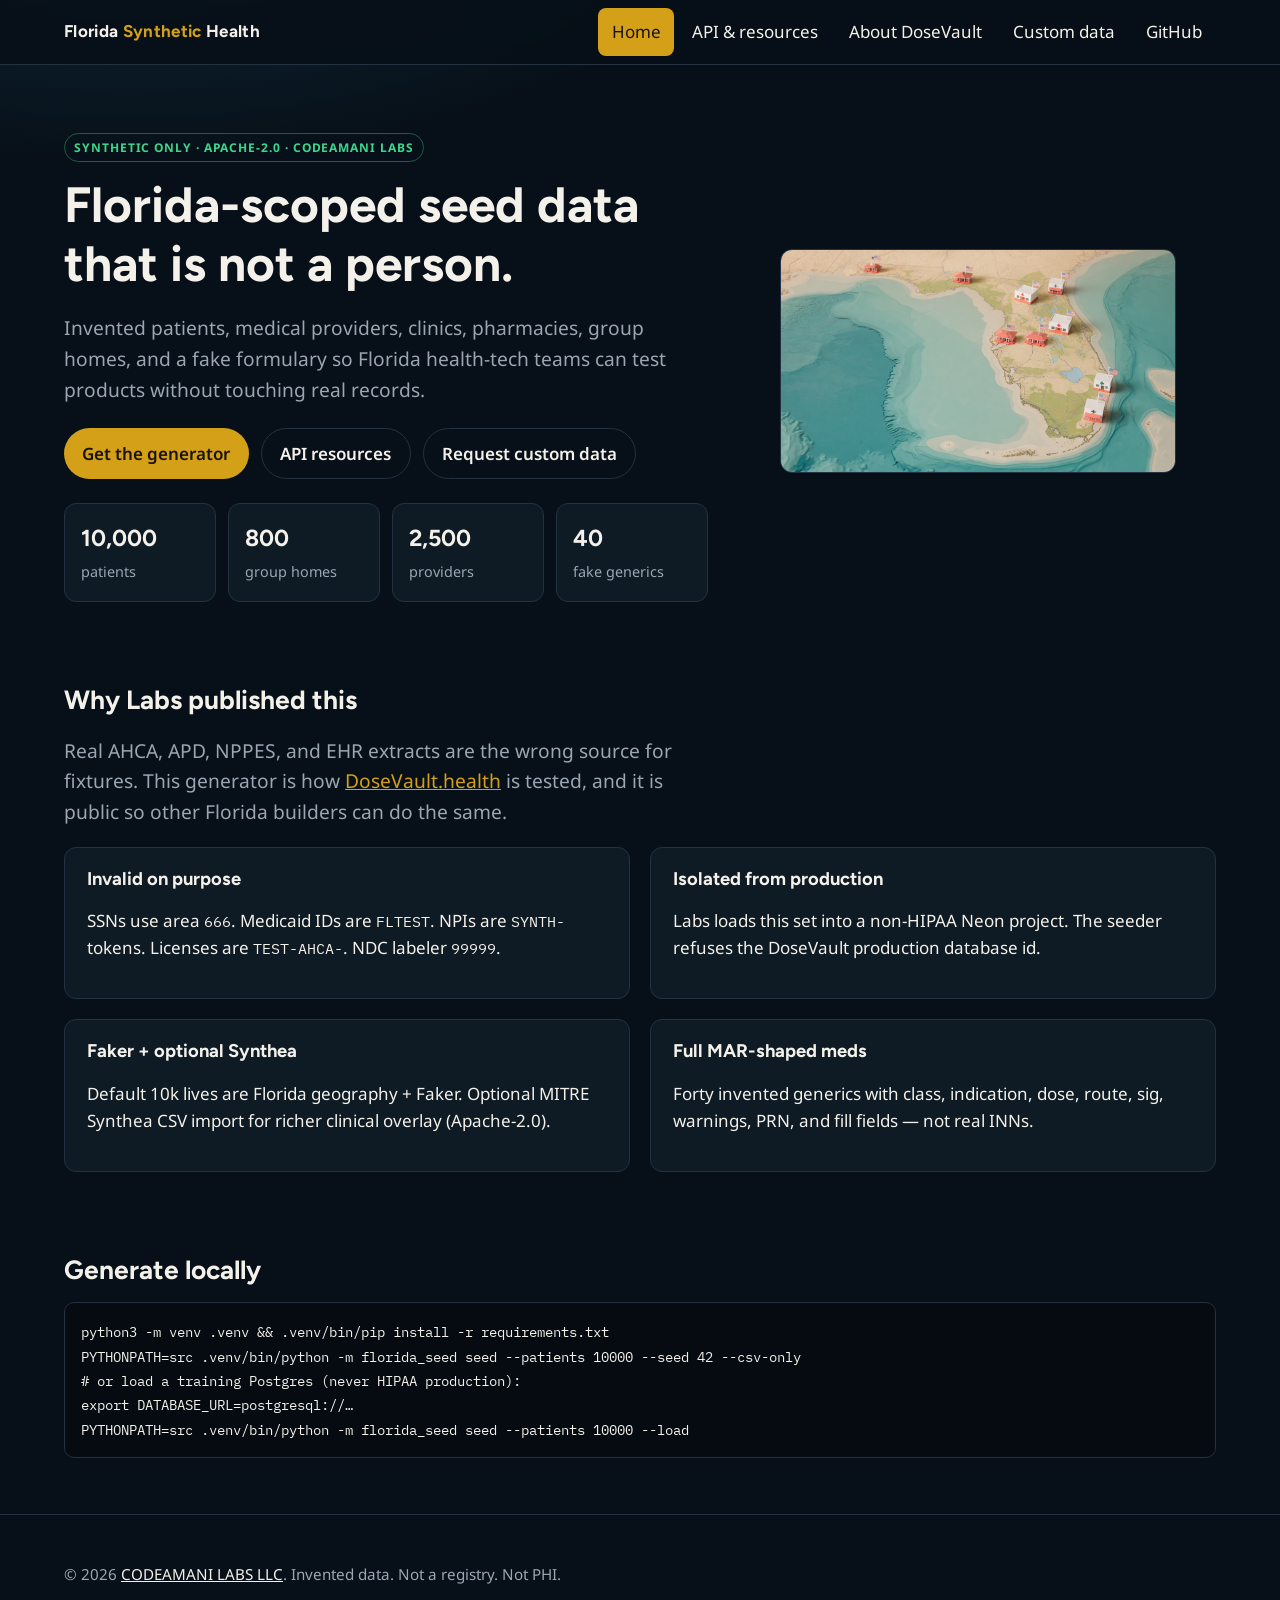
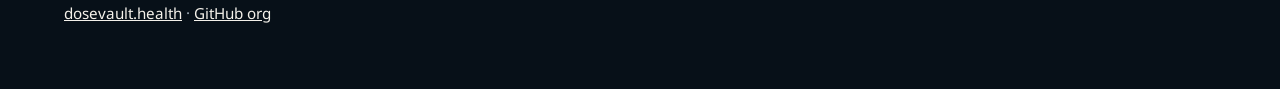
<file: site/index.html>
<!DOCTYPE html>
<html lang="en">
<head>
  <meta charset="utf-8">
  <meta name="viewport" content="width=device-width, initial-scale=1">
  <title>Florida Synthetic Health — CODEAMANI LABS</title>
  <meta name="description" content="Public, invented Florida patients, providers, clinics, pharmacies, group homes, and a fake formulary for software testing. Not PHI.">
  <link rel="canonical" href="https://codeamani-labs.github.io/florida-synthetic-health/">
  <link rel="preconnect" href="https://fonts.googleapis.com">
  <link rel="preconnect" href="https://fonts.gstatic.com" crossorigin>
  <link href="https://fonts.googleapis.com/css2?family=Figtree:wght@500;600;700&family=IBM+Plex+Mono:wght@400;500&family=Noto+Sans:wght@400;500;700&display=swap" rel="stylesheet">
  <link rel="stylesheet" href="assets/styles.css">
</head>
<body>
  <a class="skip" href="#main">Skip to content</a>
  <header class="site">
    <div class="wrap nav">
      <a class="brand" href="./">Florida <span>Synthetic</span> Health</a>
      <nav aria-label="Primary">
        <ul class="nav-links">
          <li><a href="./" aria-current="page">Home</a></li>
          <li><a href="api/">API &amp; resources</a></li>
          <li><a href="about/">About DoseVault</a></li>
          <li><a href="contact/">Custom data</a></li>
          <li><a href="https://github.com/codeAmani-Labs/florida-synthetic-health">GitHub</a></li>
        </ul>
      </nav>
    </div>
  </header>
  <main id="main" class="wrap">
    <section class="hero">
      <div>
        <p class="badge">Synthetic only · Apache-2.0 · codeAmani Labs</p>
        <h1>Florida-scoped seed data that is not a person.</h1>
        <p class="lede">Invented patients, medical providers, clinics, pharmacies, group homes, and a fake formulary so Florida health-tech teams can test products without touching real records.</p>
        <div class="actions">
          <a class="btn btn-primary" href="https://github.com/codeAmani-Labs/florida-synthetic-health">Get the generator</a>
          <a class="btn btn-ghost" href="api/">API resources</a>
          <a class="btn btn-ghost" href="contact/">Request custom data</a>
        </div>
        <div class="metrics" aria-label="Default seed counts">
          <div class="metric"><b>10,000</b><span>patients</span></div>
          <div class="metric"><b>800</b><span>group homes</span></div>
          <div class="metric"><b>2,500</b><span>providers</span></div>
          <div class="metric"><b>40</b><span>fake generics</span></div>
        </div>
      </div>
      <figure class="hero-art">
        <img src="assets/hero.jpg" width="1200" height="675" alt="Cartographic diorama of Florida with diagrammatic clinics and homes, not real addresses">
      </figure>
    </section>

    <section>
      <h2>Why Labs published this</h2>
      <p class="lede">Real AHCA, APD, NPPES, and EHR extracts are the wrong source for fixtures. This generator is how <a href="about/">DoseVault.health</a> is tested, and it is public so other Florida builders can do the same.</p>
      <div class="grid-2" style="margin-top:1.2rem">
        <article class="card">
          <h3>Invalid on purpose</h3>
          <p>SSNs use area <code>666</code>. Medicaid IDs are <code>FLTEST</code>. NPIs are <code>SYNTH-</code> tokens. Licenses are <code>TEST-AHCA-</code>. NDC labeler <code>99999</code>.</p>
        </article>
        <article class="card">
          <h3>Isolated from production</h3>
          <p>Labs loads this set into a non-HIPAA Neon project. The seeder refuses the DoseVault production database id.</p>
        </article>
        <article class="card">
          <h3>Faker + optional Synthea</h3>
          <p>Default 10k lives are Florida geography + Faker. Optional MITRE Synthea CSV import for richer clinical overlay (Apache-2.0).</p>
        </article>
        <article class="card">
          <h3>Full MAR-shaped meds</h3>
          <p>Forty invented generics with class, indication, dose, route, sig, warnings, PRN, and fill fields — not real INNs.</p>
        </article>
      </div>
    </section>

    <section>
      <h2>Generate locally</h2>
<pre><code>python3 -m venv .venv &amp;&amp; .venv/bin/pip install -r requirements.txt
PYTHONPATH=src .venv/bin/python -m florida_seed seed --patients 10000 --seed 42 --csv-only
# or load a training Postgres (never HIPAA production):
export DATABASE_URL=postgresql://…
PYTHONPATH=src .venv/bin/python -m florida_seed seed --patients 10000 --load</code></pre>
    </section>
  </main>
  <footer class="site">
    <div class="wrap">
      <p>© 2026 <a href="https://codeamanilabs.org">CODEAMANI LABS LLC</a>. Invented data. Not a registry. Not PHI.</p>
      <p><a href="https://dosevault.health">dosevault.health</a> · <a href="https://github.com/codeAmani-Labs">GitHub org</a></p>
    </div>
  </footer>
</body>
</html>
</file>
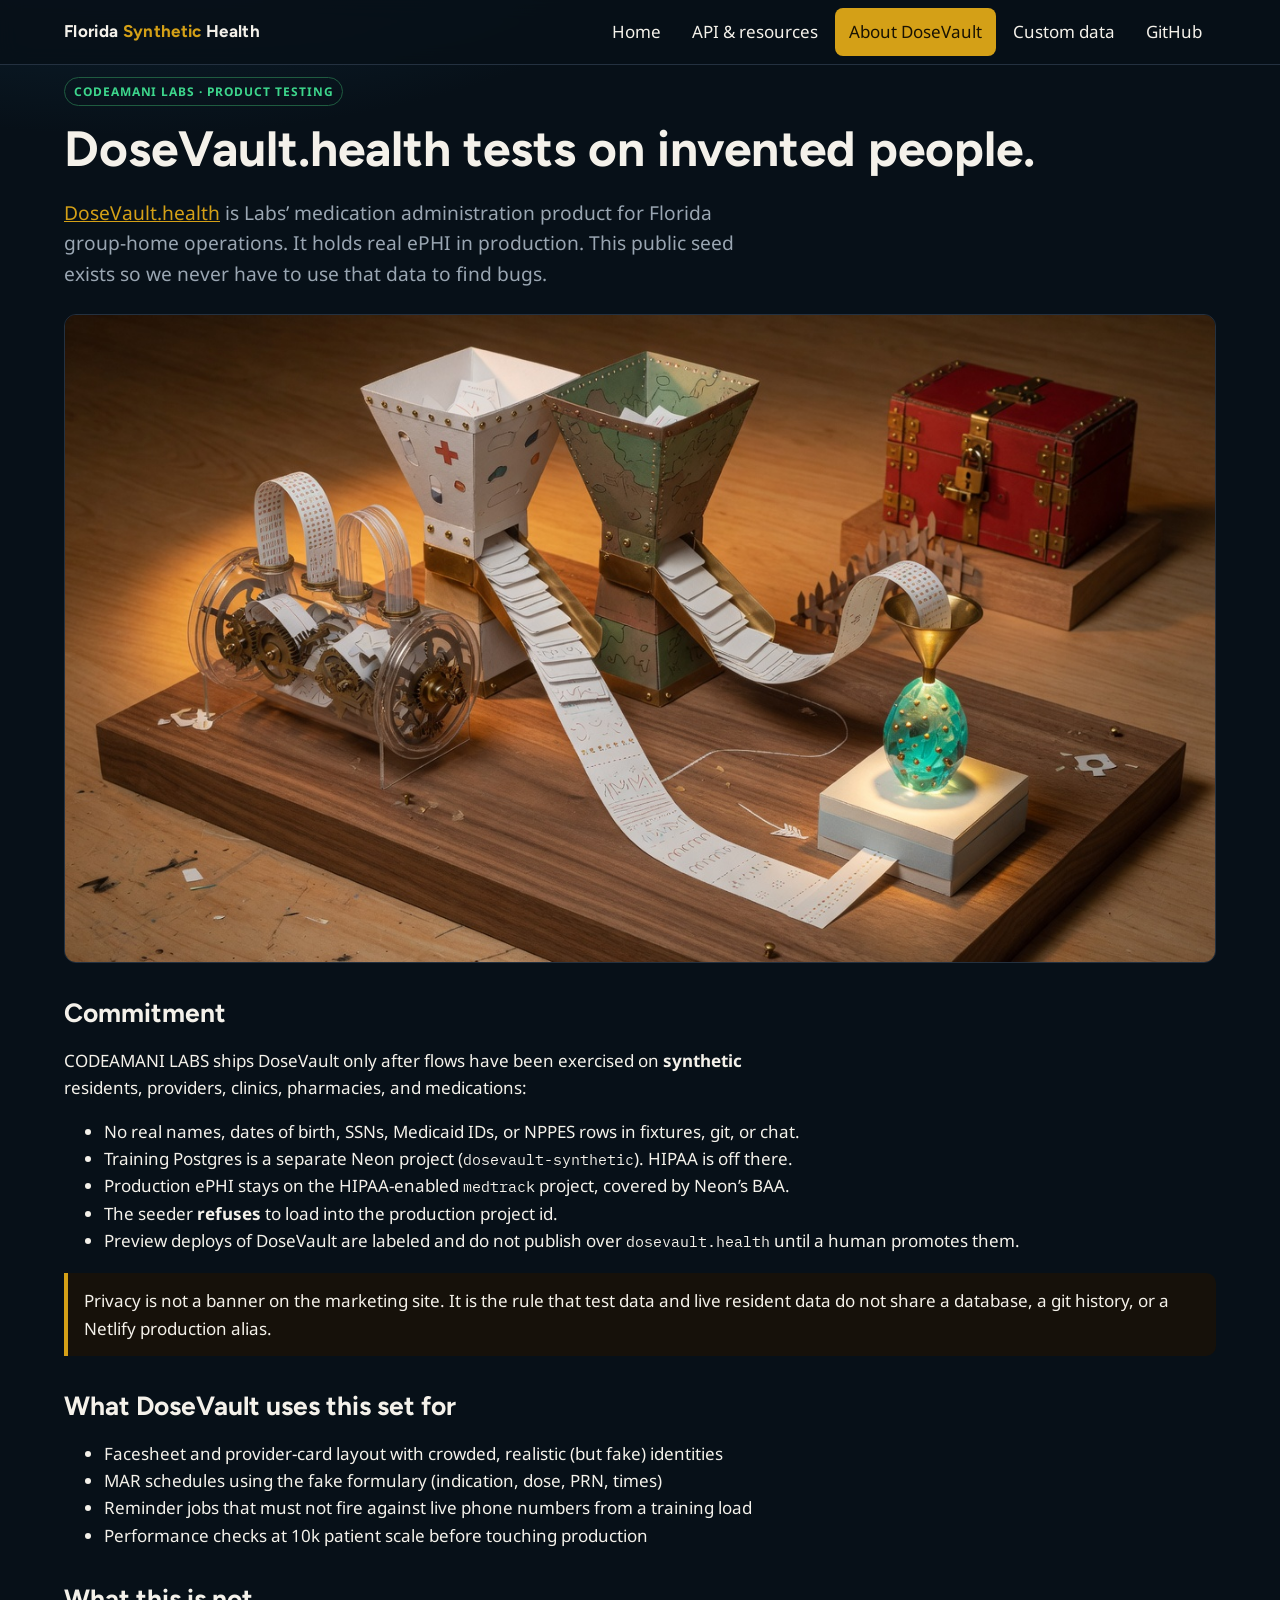
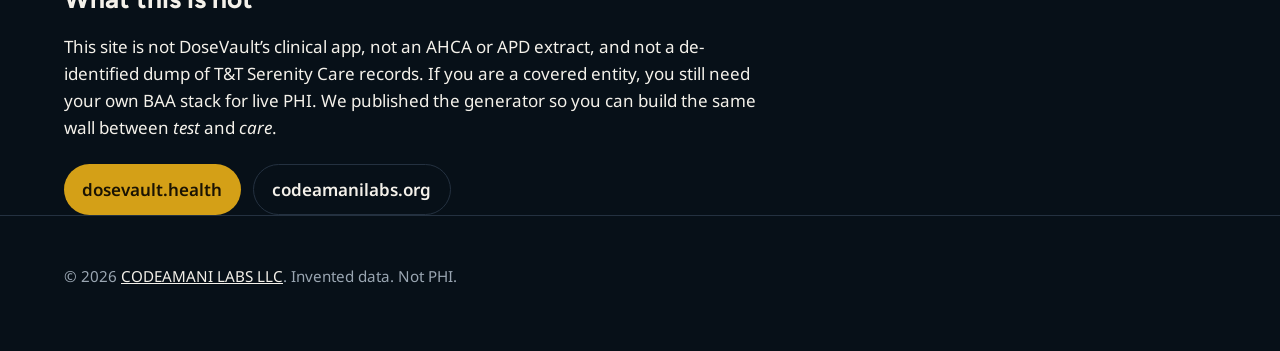
<file: site/about/index.html>
<!DOCTYPE html>
<html lang="en">
<head>
  <meta charset="utf-8">
  <meta name="viewport" content="width=device-width, initial-scale=1">
  <title>About DoseVault.health — Florida Synthetic Health</title>
  <meta name="description" content="How DoseVault.health uses Florida synthetic seed data to test products without exposing real resident information.">
  <link rel="canonical" href="https://codeamani-labs.github.io/florida-synthetic-health/about/">
  <link rel="preconnect" href="https://fonts.googleapis.com">
  <link rel="preconnect" href="https://fonts.gstatic.com" crossorigin>
  <link href="https://fonts.googleapis.com/css2?family=Figtree:wght@500;600;700&family=IBM+Plex+Mono:wght@400;500&family=Noto+Sans:wght@400;500;700&display=swap" rel="stylesheet">
  <link rel="stylesheet" href="../assets/styles.css">
</head>
<body>
  <a class="skip" href="#main">Skip to content</a>
  <header class="site">
    <div class="wrap nav">
      <a class="brand" href="../">Florida <span>Synthetic</span> Health</a>
      <nav aria-label="Primary">
        <ul class="nav-links">
          <li><a href="../">Home</a></li>
          <li><a href="../api/">API &amp; resources</a></li>
          <li><a href="./" aria-current="page">About DoseVault</a></li>
          <li><a href="../contact/">Custom data</a></li>
          <li><a href="https://github.com/codeAmani-Labs/florida-synthetic-health">GitHub</a></li>
        </ul>
      </nav>
    </div>
  </header>
  <main id="main" class="wrap prose">
    <p class="badge">CODEAMANI LABS · product testing</p>
    <h1>DoseVault.health tests on invented people.</h1>
    <p class="lede"><a href="https://dosevault.health">DoseVault.health</a> is Labs’ medication administration product for Florida group-home operations. It holds real ePHI in production. This public seed exists so we never have to use that data to find bugs.</p>
    <figure class="hero-art" style="margin:1.5rem 0">
      <img src="../assets/pipeline.jpg" width="1200" height="675" alt="Diagrammatic pipeline: generators feed an isolated training database, not the production vault">
    </figure>

    <h2>Commitment</h2>
    <p>CODEAMANI LABS ships DoseVault only after flows have been exercised on <strong>synthetic</strong> residents, providers, clinics, pharmacies, and medications:</p>
    <ul>
      <li>No real names, dates of birth, SSNs, Medicaid IDs, or NPPES rows in fixtures, git, or chat.</li>
      <li>Training Postgres is a separate Neon project (<code>dosevault-synthetic</code>). HIPAA is off there.</li>
      <li>Production ePHI stays on the HIPAA-enabled <code>medtrack</code> project, covered by Neon’s BAA.</li>
      <li>The seeder <strong>refuses</strong> to load into the production project id.</li>
      <li>Preview deploys of DoseVault are labeled and do not publish over <code>dosevault.health</code> until a human promotes them.</li>
    </ul>
    <div class="callout">
      Privacy is not a banner on the marketing site. It is the rule that test data and live resident data do not share a database, a git history, or a Netlify production alias.
    </div>

    <h2>What DoseVault uses this set for</h2>
    <ul>
      <li>Facesheet and provider-card layout with crowded, realistic (but fake) identities</li>
      <li>MAR schedules using the fake formulary (indication, dose, PRN, times)</li>
      <li>Reminder jobs that must not fire against live phone numbers from a training load</li>
      <li>Performance checks at 10k patient scale before touching production</li>
    </ul>

    <h2>What this is not</h2>
    <p>This site is not DoseVault’s clinical app, not an AHCA or APD extract, and not a de-identified dump of T&amp;T Serenity Care records. If you are a covered entity, you still need your own BAA stack for live PHI. We published the generator so you can build the same wall between <em>test</em> and <em>care</em>.</p>

    <div class="actions">
      <a class="btn btn-primary" href="https://dosevault.health">dosevault.health</a>
      <a class="btn btn-ghost" href="https://codeamanilabs.org">codeamanilabs.org</a>
    </div>
  </main>
  <footer class="site">
    <div class="wrap">
      <p>© 2026 <a href="https://codeamanilabs.org">CODEAMANI LABS LLC</a>. Invented data. Not PHI.</p>
    </div>
  </footer>
</body>
</html>
</file>
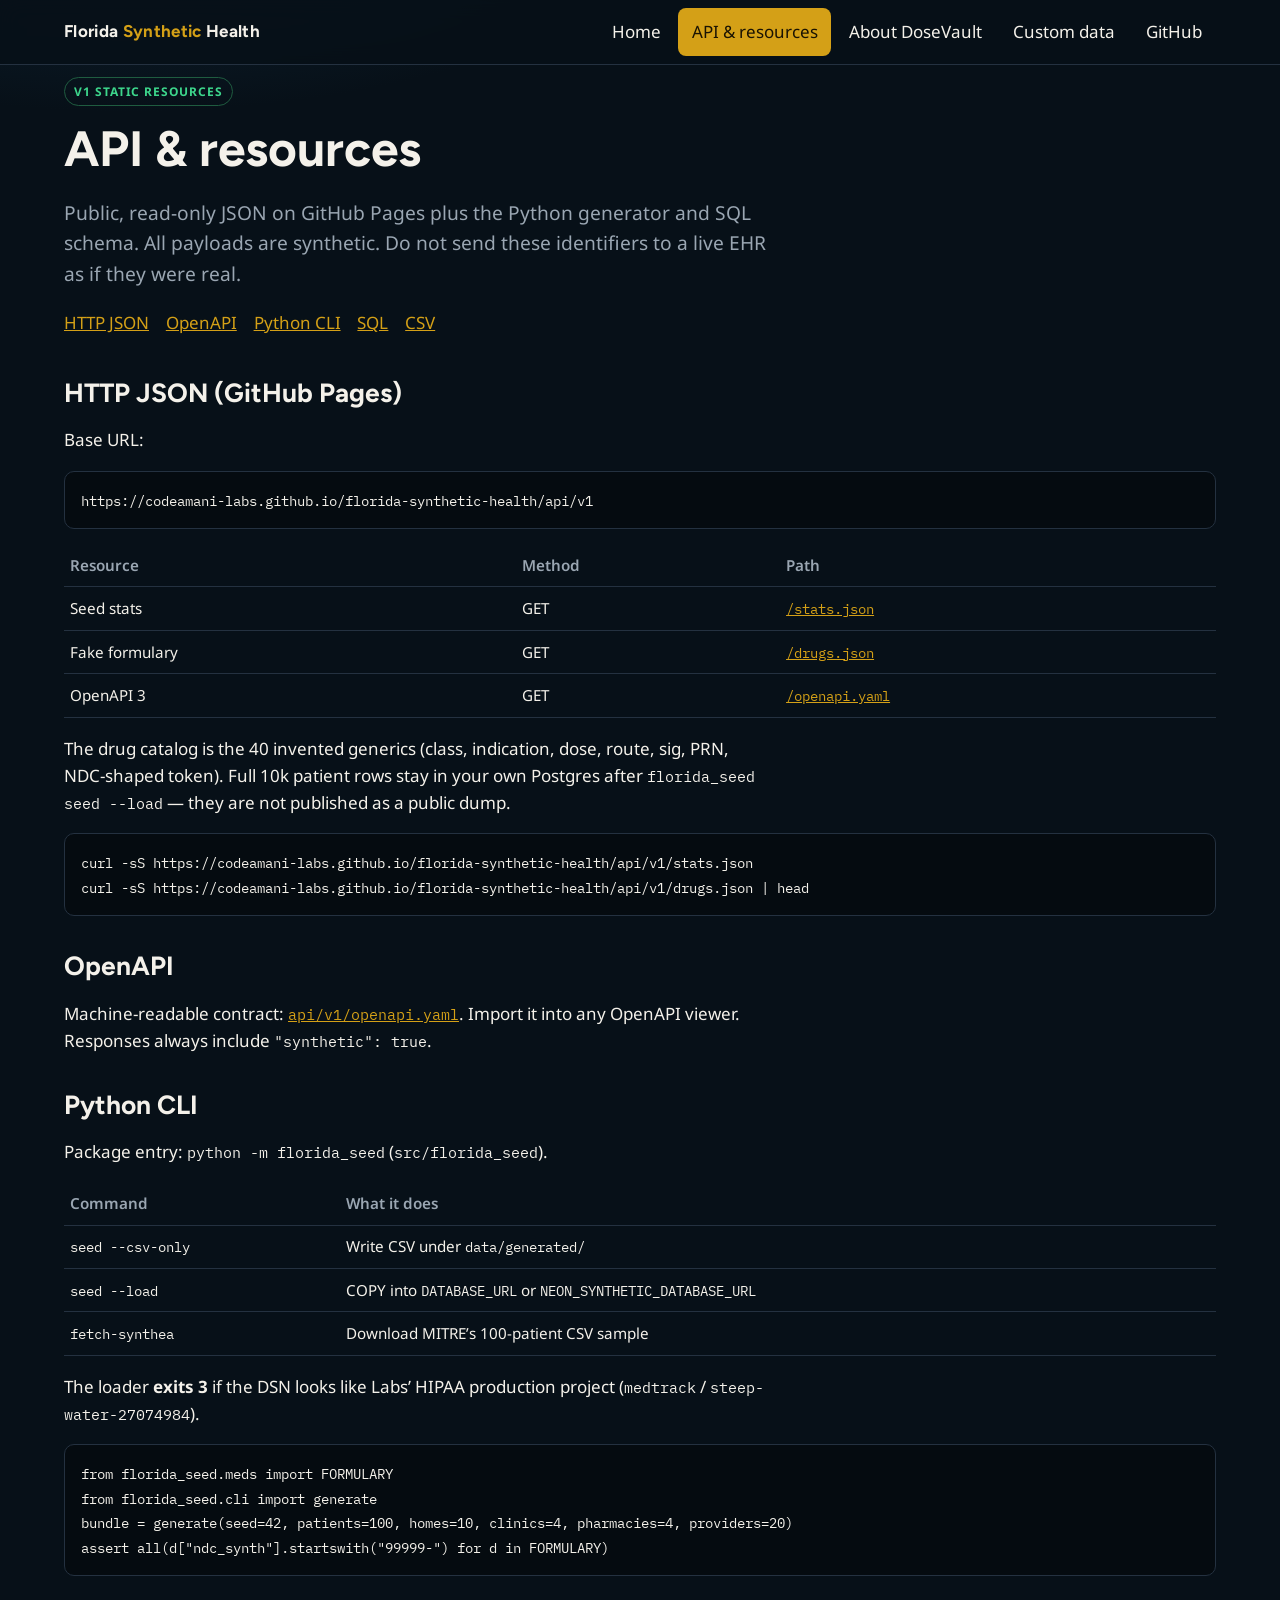
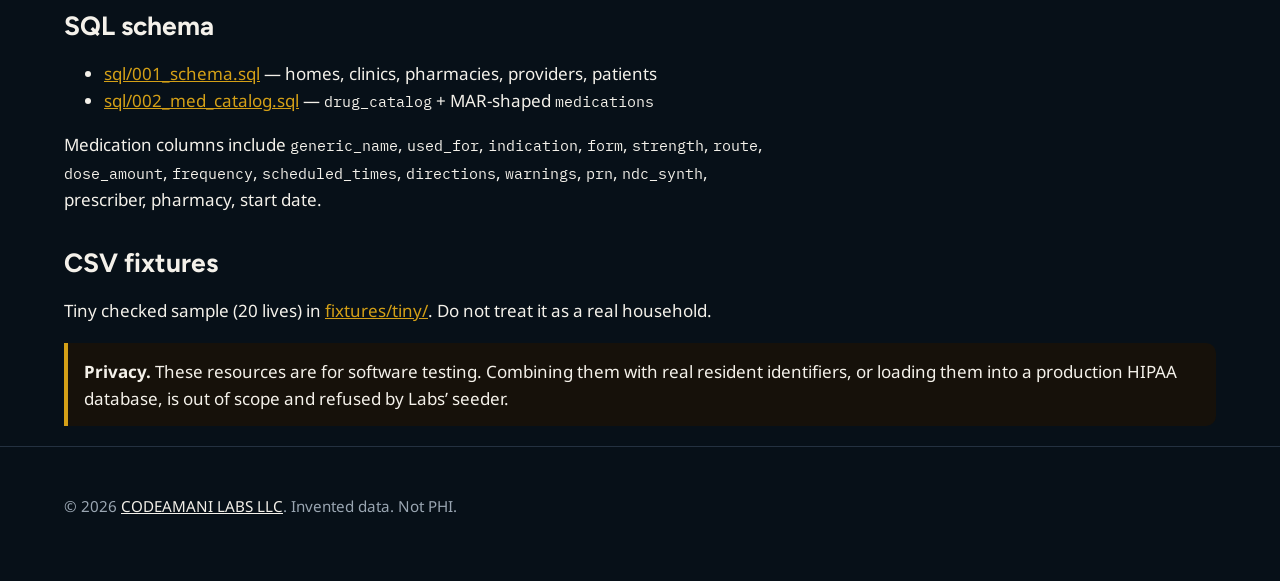
<file: site/api/index.html>
<!DOCTYPE html>
<html lang="en">
<head>
  <meta charset="utf-8">
  <meta name="viewport" content="width=device-width, initial-scale=1">
  <title>API &amp; resources — Florida Synthetic Health</title>
  <meta name="description" content="Static JSON API, OpenAPI, Python CLI, and SQL schema for Florida synthetic health seed data.">
  <link rel="canonical" href="https://codeamani-labs.github.io/florida-synthetic-health/api/">
  <link rel="preconnect" href="https://fonts.googleapis.com">
  <link rel="preconnect" href="https://fonts.gstatic.com" crossorigin>
  <link href="https://fonts.googleapis.com/css2?family=Figtree:wght@500;600;700&family=IBM+Plex+Mono:wght@400;500&family=Noto+Sans:wght@400;500;700&display=swap" rel="stylesheet">
  <link rel="stylesheet" href="../assets/styles.css">
</head>
<body>
  <a class="skip" href="#main">Skip to content</a>
  <header class="site">
    <div class="wrap nav">
      <a class="brand" href="../">Florida <span>Synthetic</span> Health</a>
      <nav aria-label="Primary">
        <ul class="nav-links">
          <li><a href="../">Home</a></li>
          <li><a href="./" aria-current="page">API &amp; resources</a></li>
          <li><a href="../about/">About DoseVault</a></li>
          <li><a href="../contact/">Custom data</a></li>
          <li><a href="https://github.com/codeAmani-Labs/florida-synthetic-health">GitHub</a></li>
        </ul>
      </nav>
    </div>
  </header>
  <main id="main" class="wrap prose">
    <p class="badge">v1 static resources</p>
    <h1>API &amp; resources</h1>
    <p class="lede">Public, read-only JSON on GitHub Pages plus the Python generator and SQL schema. All payloads are synthetic. Do not send these identifiers to a live EHR as if they were real.</p>
    <p class="toc">
      <a href="#http">HTTP JSON</a>
      <a href="#openapi">OpenAPI</a>
      <a href="#python">Python CLI</a>
      <a href="#sql">SQL</a>
      <a href="#csv">CSV</a>
    </p>

    <h2 id="http">HTTP JSON (GitHub Pages)</h2>
    <p>Base URL:</p>
    <pre><code>https://codeamani-labs.github.io/florida-synthetic-health/api/v1</code></pre>
    <table>
      <thead><tr><th>Resource</th><th>Method</th><th>Path</th></tr></thead>
      <tbody>
        <tr><td>Seed stats</td><td>GET</td><td><a href="v1/stats.json"><code>/stats.json</code></a></td></tr>
        <tr><td>Fake formulary</td><td>GET</td><td><a href="v1/drugs.json"><code>/drugs.json</code></a></td></tr>
        <tr><td>OpenAPI 3</td><td>GET</td><td><a href="v1/openapi.yaml"><code>/openapi.yaml</code></a></td></tr>
      </tbody>
    </table>
    <p>The drug catalog is the 40 invented generics (class, indication, dose, route, sig, PRN, NDC-shaped token). Full 10k patient rows stay in your own Postgres after <code>florida_seed seed --load</code> — they are not published as a public dump.</p>
<pre><code>curl -sS https://codeamani-labs.github.io/florida-synthetic-health/api/v1/stats.json
curl -sS https://codeamani-labs.github.io/florida-synthetic-health/api/v1/drugs.json | head</code></pre>

    <h2 id="openapi">OpenAPI</h2>
    <p>Machine-readable contract: <a href="v1/openapi.yaml"><code>api/v1/openapi.yaml</code></a>. Import it into any OpenAPI viewer. Responses always include <code>"synthetic": true</code>.</p>

    <h2 id="python">Python CLI</h2>
    <p>Package entry: <code>python -m florida_seed</code> (<code>src/florida_seed</code>).</p>
    <table>
      <thead><tr><th>Command</th><th>What it does</th></tr></thead>
      <tbody>
        <tr><td><code>seed --csv-only</code></td><td>Write CSV under <code>data/generated/</code></td></tr>
        <tr><td><code>seed --load</code></td><td>COPY into <code>DATABASE_URL</code> or <code>NEON_SYNTHETIC_DATABASE_URL</code></td></tr>
        <tr><td><code>fetch-synthea</code></td><td>Download MITRE’s 100-patient CSV sample</td></tr>
      </tbody>
    </table>
    <p>The loader <strong>exits 3</strong> if the DSN looks like Labs’ HIPAA production project (<code>medtrack</code> / <code>steep-water-27074984</code>).</p>
<pre><code>from florida_seed.meds import FORMULARY
from florida_seed.cli import generate
bundle = generate(seed=42, patients=100, homes=10, clinics=4, pharmacies=4, providers=20)
assert all(d["ndc_synth"].startswith("99999-") for d in FORMULARY)</code></pre>

    <h2 id="sql">SQL schema</h2>
    <ul>
      <li><a href="https://github.com/codeAmani-Labs/florida-synthetic-health/blob/main/sql/001_schema.sql">sql/001_schema.sql</a> — homes, clinics, pharmacies, providers, patients</li>
      <li><a href="https://github.com/codeAmani-Labs/florida-synthetic-health/blob/main/sql/002_med_catalog.sql">sql/002_med_catalog.sql</a> — <code>drug_catalog</code> + MAR-shaped <code>medications</code></li>
    </ul>
    <p>Medication columns include <code>generic_name</code>, <code>used_for</code>, <code>indication</code>, <code>form</code>, <code>strength</code>, <code>route</code>, <code>dose_amount</code>, <code>frequency</code>, <code>scheduled_times</code>, <code>directions</code>, <code>warnings</code>, <code>prn</code>, <code>ndc_synth</code>, prescriber, pharmacy, start date.</p>

    <h2 id="csv">CSV fixtures</h2>
    <p>Tiny checked sample (20 lives) in <a href="https://github.com/codeAmani-Labs/florida-synthetic-health/tree/main/fixtures/tiny">fixtures/tiny/</a>. Do not treat it as a real household.</p>

    <div class="callout">
      <strong>Privacy.</strong> These resources are for software testing. Combining them with real resident identifiers, or loading them into a production HIPAA database, is out of scope and refused by Labs’ seeder.
    </div>
  </main>
  <footer class="site">
    <div class="wrap">
      <p>© 2026 <a href="https://codeamanilabs.org">CODEAMANI LABS LLC</a>. Invented data. Not PHI.</p>
    </div>
  </footer>
</body>
</html>
</file>
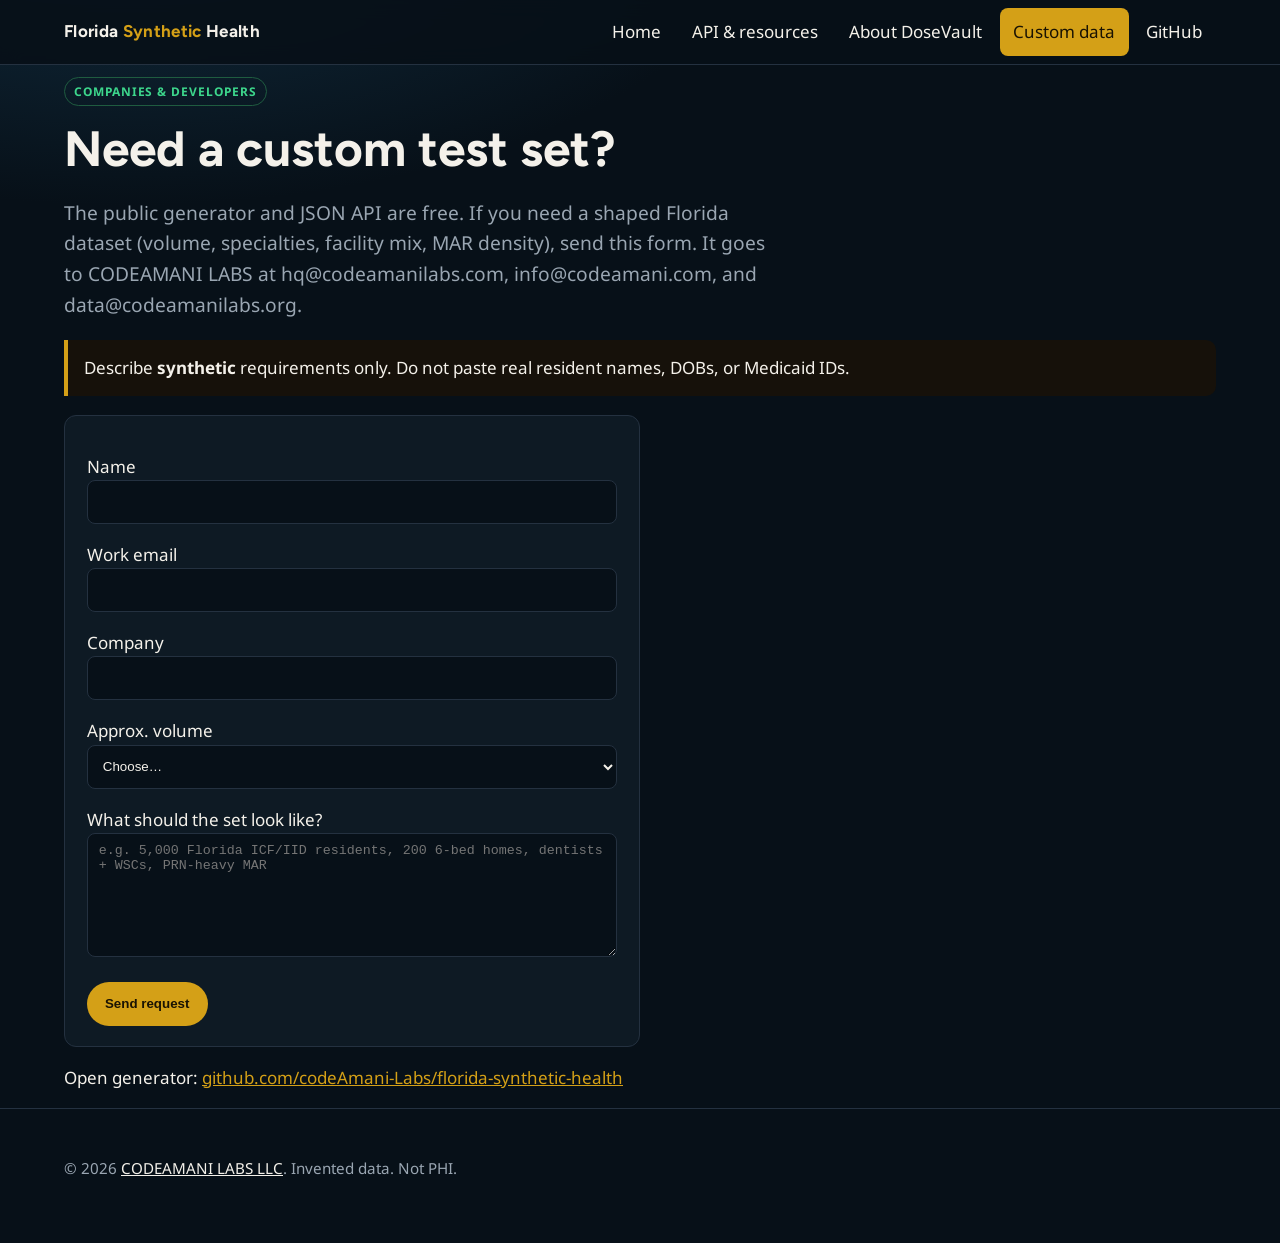
<file: site/contact/index.html>
<!DOCTYPE html>
<html lang="en">
<head>
  <meta charset="utf-8">
  <meta name="viewport" content="width=device-width, initial-scale=1">
  <title>Custom datasets — Florida Synthetic Health</title>
  <meta name="description" content="Request a custom synthetic Florida dataset for software testing. Not PHI.">
  <link rel="canonical" href="https://testdata.dosevault.health/contact/">
  <link rel="preconnect" href="https://fonts.googleapis.com">
  <link rel="preconnect" href="https://fonts.gstatic.com" crossorigin>
  <link href="https://fonts.googleapis.com/css2?family=Figtree:wght@500;600;700&family=IBM+Plex+Mono:wght@400;500&family=Noto+Sans:wght@400;500;700&display=swap" rel="stylesheet">
  <link rel="stylesheet" href="../assets/styles.css">
</head>
<body>
  <a class="skip" href="#main">Skip to content</a>
  <header class="site">
    <div class="wrap nav">
      <a class="brand" href="../">Florida <span>Synthetic</span> Health</a>
      <nav aria-label="Primary">
        <ul class="nav-links">
          <li><a href="../">Home</a></li>
          <li><a href="../api/">API &amp; resources</a></li>
          <li><a href="../about/">About DoseVault</a></li>
          <li><a href="./" aria-current="page">Custom data</a></li>
          <li><a href="https://github.com/codeAmani-Labs/florida-synthetic-health">GitHub</a></li>
        </ul>
      </nav>
    </div>
  </header>
  <main id="main" class="wrap prose">
    <p class="badge">Companies &amp; developers</p>
    <h1>Need a custom test set?</h1>
    <p class="lede">The public generator and JSON API are free. If you need a shaped Florida dataset (volume, specialties, facility mix, MAR density), send this form. It goes to CODEAMANI LABS at hq@codeamanilabs.com, info@codeamani.com, and data@codeamanilabs.org.</p>
    <div class="callout">Describe <strong>synthetic</strong> requirements only. Do not paste real resident names, DOBs, or Medicaid IDs.</div>
    <form id="custom-data-form" class="card" style="max-width:36rem" novalidate>
      <p>
        <label for="name">Name</label><br>
        <input id="name" name="name" required autocomplete="name" maxlength="120"
          style="width:100%;min-height:44px;padding:.55rem .7rem;border-radius:8px;border:1px solid var(--color-border);background:#071018;color:inherit">
      </p>
      <p>
        <label for="email">Work email</label><br>
        <input id="email" name="email" type="email" required autocomplete="email" maxlength="200"
          style="width:100%;min-height:44px;padding:.55rem .7rem;border-radius:8px;border:1px solid var(--color-border);background:#071018;color:inherit">
      </p>
      <p>
        <label for="company">Company</label><br>
        <input id="company" name="company" autocomplete="organization" maxlength="160"
          style="width:100%;min-height:44px;padding:.55rem .7rem;border-radius:8px;border:1px solid var(--color-border);background:#071018;color:inherit">
      </p>
      <p>
        <label for="volume">Approx. volume</label><br>
        <select id="volume" name="volume"
          style="width:100%;min-height:44px;padding:.55rem .7rem;border-radius:8px;border:1px solid var(--color-border);background:#071018;color:inherit">
          <option value="">Choose…</option>
          <option>Under 1,000 patients</option>
          <option>1,000–10,000</option>
          <option>10,000–50,000</option>
          <option>50,000+</option>
        </select>
      </p>
      <p>
        <label for="need">What should the set look like?</label><br>
        <textarea id="need" name="need" required maxlength="4000" rows="7"
          placeholder="e.g. 5,000 Florida ICF/IID residents, 200 6-bed homes, dentists + WSCs, PRN-heavy MAR"
          style="width:100%;padding:.55rem .7rem;border-radius:8px;border:1px solid var(--color-border);background:#071018;color:inherit"></textarea>
      </p>
      <p class="hp" aria-hidden="true" style="position:absolute;left:-9999px">
        <label for="company_website">Website</label>
        <input id="company_website" name="company_website" tabindex="-1" autocomplete="off">
      </p>
      <p id="form-status" role="status"></p>
      <button class="btn btn-primary" type="submit">Send request</button>
    </form>
    <p>Open generator: <a href="https://github.com/codeAmani-Labs/florida-synthetic-health">github.com/codeAmani-Labs/florida-synthetic-health</a></p>
  </main>
  <footer class="site">
    <div class="wrap">
      <p>© 2026 <a href="https://codeamanilabs.org">CODEAMANI LABS LLC</a>. Invented data. Not PHI.</p>
    </div>
  </footer>
  <script src="../assets/contact.js" defer></script>
</body>
</html>
</file>
<file: site/assets/styles.css>
:root {
  --color-primary: #0f172a;
  --color-on-primary: #ffffff;
  --color-secondary: #1e293b;
  --color-accent: #d4a017;
  --color-accent-ink: #1a1303;
  --color-background: #071018;
  --color-foreground: #f4f1ea;
  --color-muted: #9aa6b2;
  --color-card: #0e1a24;
  --color-border: #243140;
  --color-ok: #3dd68c;
  --color-warn: #e7b549;
  --font-head: "Figtree", system-ui, sans-serif;
  --font-body: "Noto Sans", system-ui, sans-serif;
  --font-mono: "IBM Plex Mono", ui-monospace, monospace;
  --space: 1rem;
  --max: 72rem;
  --radius: 12px;
}

*, *::before, *::after { box-sizing: border-box; }
html { scroll-behavior: smooth; }
@media (prefers-reduced-motion: reduce) {
  html { scroll-behavior: auto; }
  * { animation: none !important; transition: none !important; }
}
body {
  margin: 0;
  font-family: var(--font-body);
  font-size: 1.0625rem;
  line-height: 1.6;
  color: var(--color-foreground);
  background: radial-gradient(1200px 600px at 10% -10%, #123044 0%, transparent 55%),
              var(--color-background);
  min-height: 100vh;
}
img { max-width: 100%; height: auto; display: block; }
a { color: var(--color-accent); }
a:focus-visible, button:focus-visible {
  outline: 3px solid var(--color-accent);
  outline-offset: 3px;
}
.skip {
  position: absolute; left: -999px; top: 0;
  background: var(--color-accent); color: var(--color-accent-ink);
  padding: 0.75rem 1rem; z-index: 100;
}
.skip:focus { left: 0.5rem; top: 0.5rem; }
.wrap { width: min(100% - 2rem, var(--max)); margin-inline: auto; }
header.site {
  border-bottom: 1px solid var(--color-border);
  background: rgba(7, 16, 24, 0.9);
  backdrop-filter: blur(10px);
  position: sticky; top: 0; z-index: 20;
}
.nav {
  display: flex; align-items: center; justify-content: space-between;
  gap: 1rem; min-height: 4rem;
}
.brand {
  color: var(--color-foreground); text-decoration: none; font-family: var(--font-head);
  font-weight: 700; letter-spacing: 0.02em;
}
.brand span { color: var(--color-accent); }
.nav-links { display: flex; gap: 0.25rem; flex-wrap: wrap; list-style: none; margin: 0; padding: 0; }
.nav-links a {
  color: var(--color-foreground); text-decoration: none;
  padding: 0.65rem 0.85rem; min-height: 44px; display: inline-flex; align-items: center;
  border-radius: 8px;
}
.nav-links a:hover { background: var(--color-secondary); }
.nav-links a[aria-current="page"] {
  color: var(--color-accent-ink); background: var(--color-accent);
}
.btn {
  display: inline-flex; align-items: center; justify-content: center;
  min-height: 44px; padding: 0.7rem 1.15rem; border-radius: 999px;
  font-weight: 600; text-decoration: none; cursor: pointer; border: 0;
  transition: background 180ms ease, color 180ms ease;
}
.btn-primary { background: var(--color-accent); color: var(--color-accent-ink); }
.btn-primary:hover { filter: brightness(1.08); }
.btn-ghost {
  background: transparent; color: var(--color-foreground);
  border: 1px solid var(--color-border);
}
.btn-ghost:hover { border-color: var(--color-accent); }
.hero { padding: 3.5rem 0 2.5rem; display: grid; gap: 2rem; }
@media (min-width: 900px) {
  .hero { grid-template-columns: 1.15fr 0.85fr; align-items: center; }
}
h1, h2, h3 { font-family: var(--font-head); line-height: 1.2; margin: 0 0 0.6rem; }
h1 { font-size: clamp(2rem, 4vw, 3.1rem); }
h2 { font-size: 1.65rem; margin-top: 2.2rem; }
.lede { font-size: 1.2rem; color: var(--color-muted); max-width: 40rem; }
.badge {
  display: inline-block; font-size: 0.75rem; letter-spacing: 0.08em; text-transform: uppercase;
  font-weight: 700; color: var(--color-ok); border: 1px solid #1f5c40;
  padding: 0.25rem 0.55rem; border-radius: 999px; margin-bottom: 0.8rem;
}
.hero-art {
  border-radius: var(--radius); border: 1px solid var(--color-border); overflow: hidden;
}
.actions { display: flex; flex-wrap: wrap; gap: 0.75rem; margin-top: 1.4rem; }
.metrics {
  display: grid; grid-template-columns: repeat(auto-fit, minmax(9rem, 1fr));
  gap: 0.75rem; margin: 1.5rem 0 0;
}
.metric {
  background: var(--color-card); border: 1px solid var(--color-border);
  border-radius: var(--radius); padding: 1rem;
}
.metric b { display: block; font-size: 1.45rem; font-family: var(--font-head); }
.metric span { color: var(--color-muted); font-size: 0.9rem; }
.grid-2 { display: grid; gap: 1.25rem; }
@media (min-width: 800px) { .grid-2 { grid-template-columns: 1fr 1fr; } }
.card {
  background: var(--color-card); border: 1px solid var(--color-border);
  border-radius: var(--radius); padding: 1.25rem 1.35rem;
}
.card h3 { font-size: 1.15rem; }
section { padding: 0.5rem 0 2.5rem; }
footer.site {
  border-top: 1px solid var(--color-border); padding: 2rem 0 3rem;
  color: var(--color-muted); font-size: 0.95rem;
}
footer.site a { color: var(--color-foreground); }
pre, code { font-family: var(--font-mono); font-size: 0.9em; }
pre {
  background: #050b10; border: 1px solid var(--color-border);
  border-radius: 10px; padding: 1rem; overflow: auto;
}
table { width: 100%; border-collapse: collapse; font-size: 0.95rem; }
th, td { text-align: left; padding: 0.55rem 0.4rem; border-bottom: 1px solid var(--color-border); vertical-align: top; }
th { color: var(--color-muted); font-weight: 600; }
.callout {
  border-left: 4px solid var(--color-accent); padding: 0.9rem 1rem;
  background: #16110a; border-radius: 0 10px 10px 0; margin: 1.2rem 0;
}
.prose p { max-width: 44rem; }
.toc a { display: inline-block; margin-right: 0.8rem; margin-bottom: 0.4rem; }
</file>
